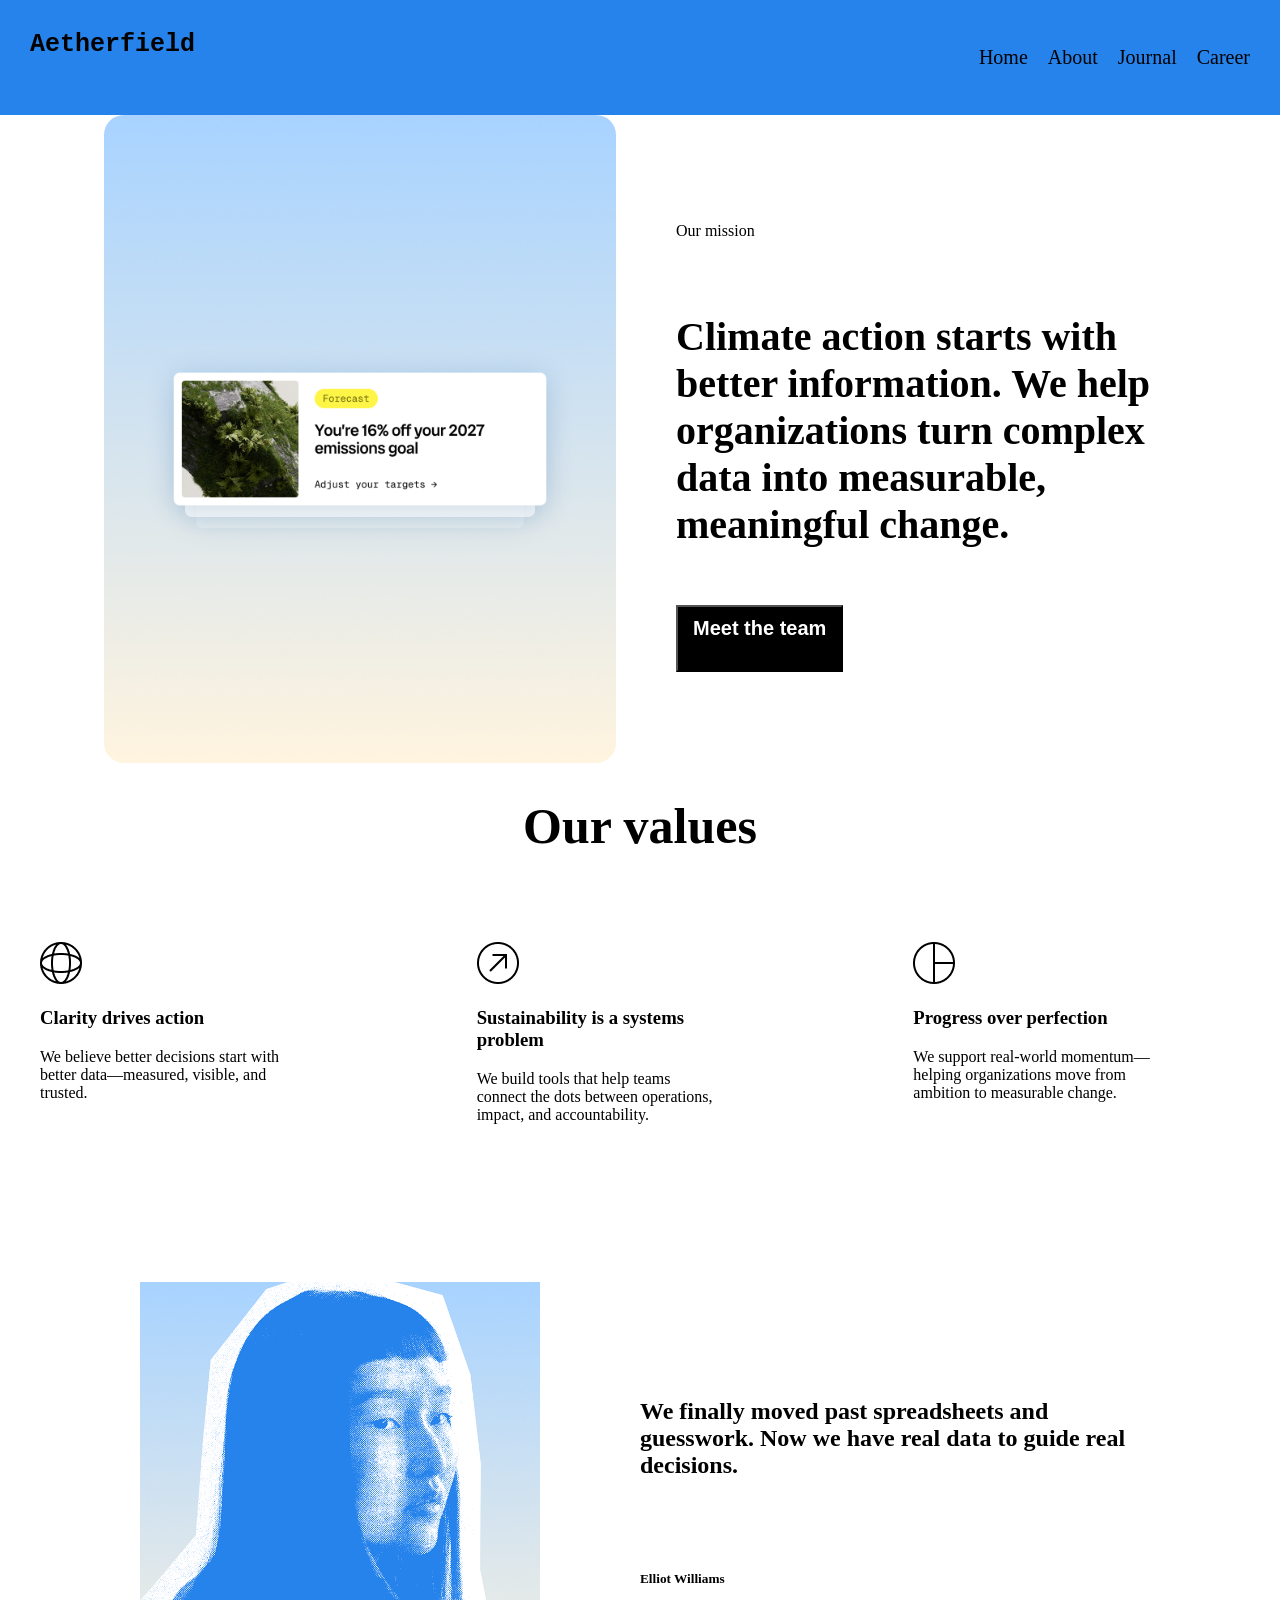
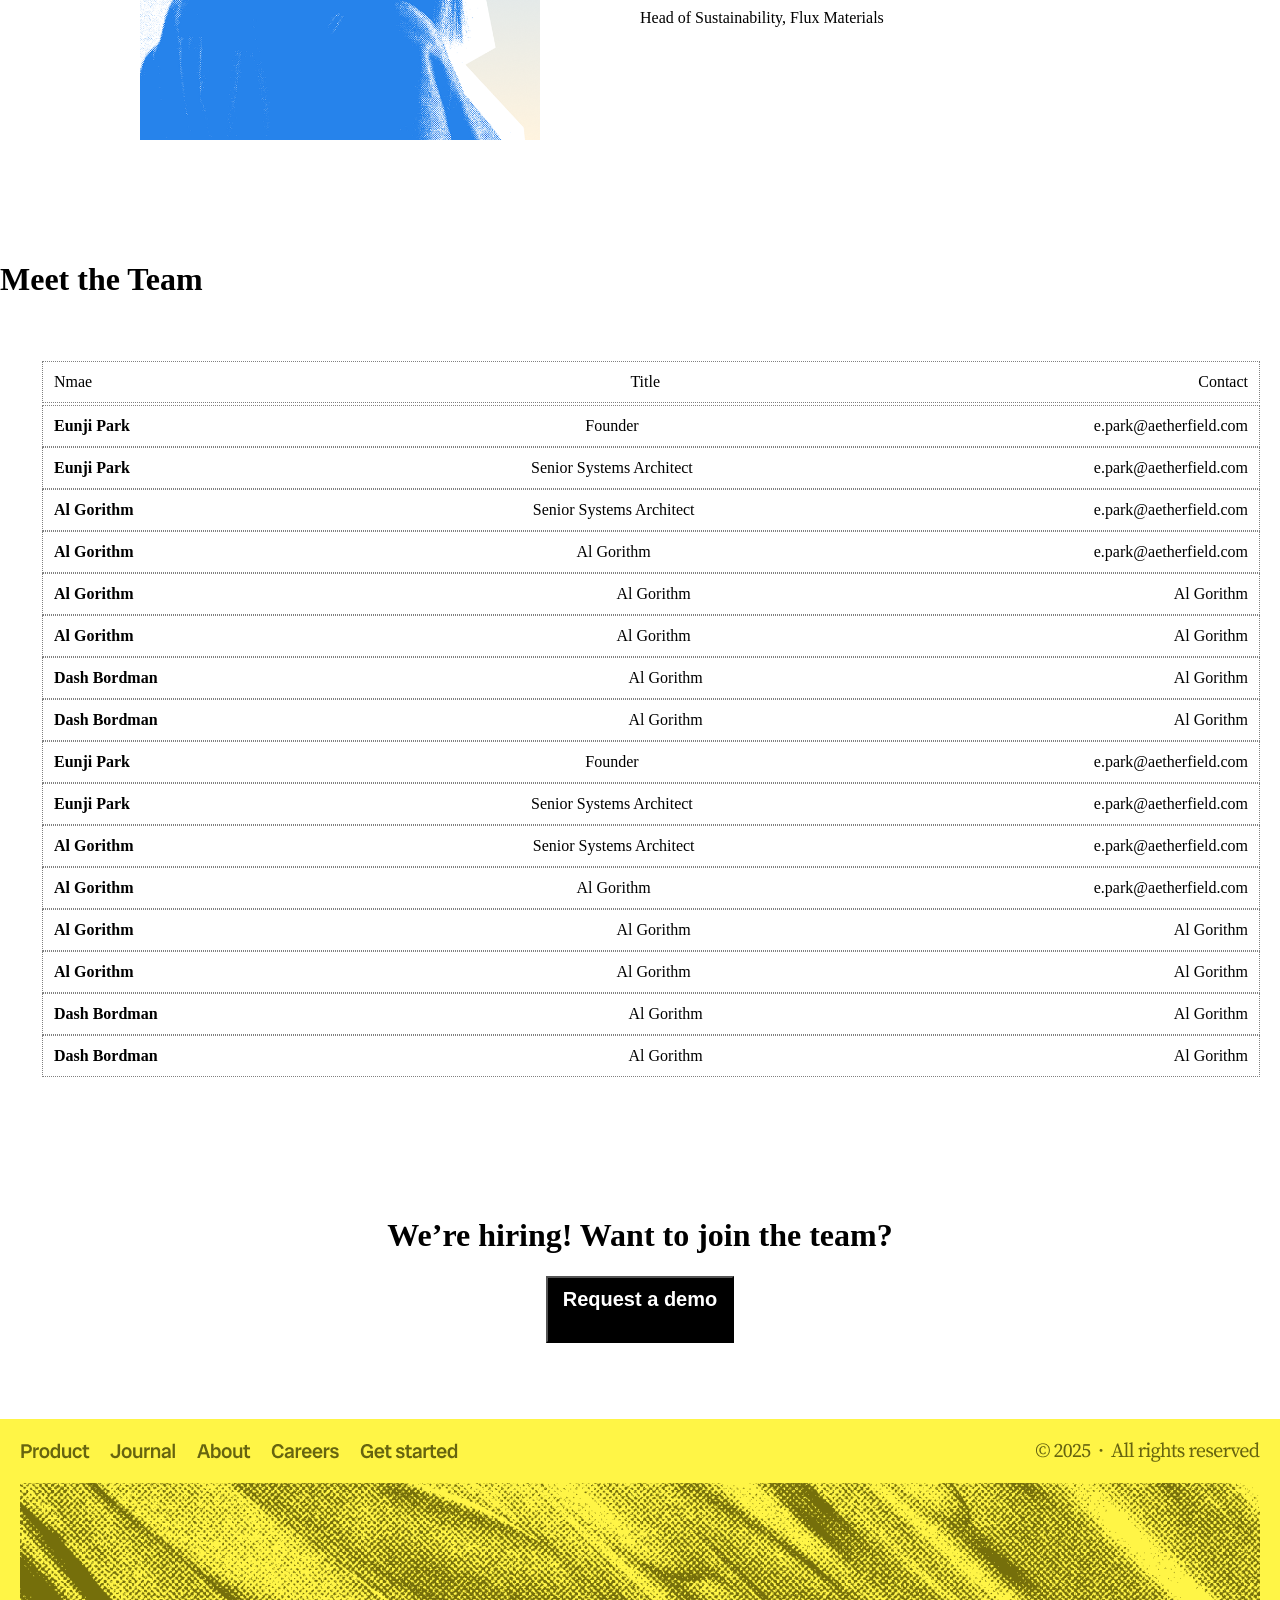
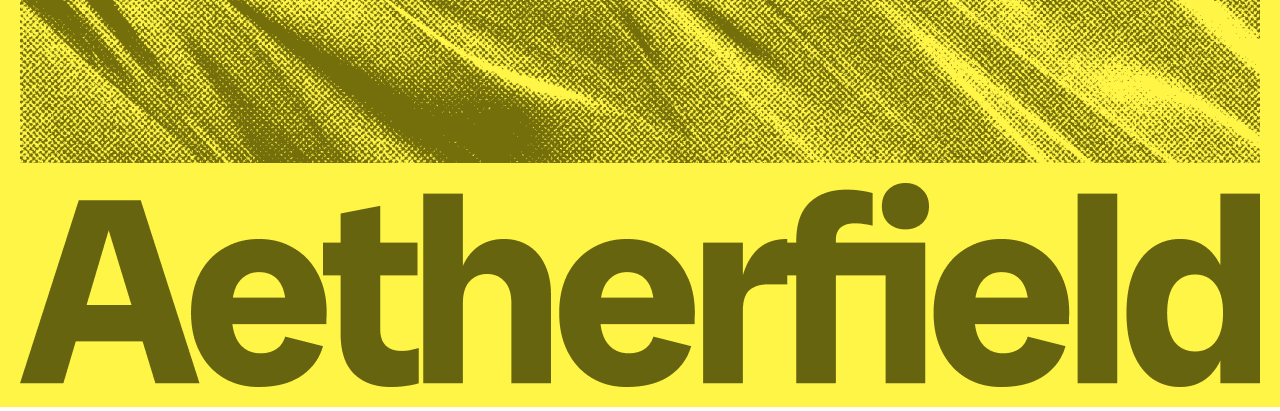
<file: about.html>
<!doctype html>
<html lang="en">
  <head>
    <meta charset="UTF-8" />
    <meta name="viewport" content="width=device-width, initial-scale=1.0" />
    <title>Document</title>
    <link rel="stylesheet" href="style.css" />
    <link rel="stylesheet" href="journal.css" />
  </head>
  <body>
    <header>
  <div class="logo">Aetherfield</div>
  <input type="checkbox" id="menu-toggle" />
  <label for="menu-toggle" class="menu-icon">☰</label>

  <ul>
    <li><a href="index.html">Home</a></li>
    <li><a href="about.html">About</a></li>
    <li><a href="Journal.html">Journal</a></li>
    <li><a href="career.html">Career</a></li>
  </ul>
</header>
    <div class="about-hero">
      <img src="image/Image-9 (2).png" alt="" />
      <div>
        <p>Our mission</p>
        <h1>
          Climate action starts with better information. We help organizations
          turn complex data into measurable, meaningful change.
        </h1>
        <button id="button">Meet the team</button>
      </div>
    </div>
    <h1 id="articles">Our values</h1>
    <div class="us">
      <div>
        <img src="icons/Icon.png" alt="" />
        <h3>Clarity drives action</h3>
        <p>
          We believe better decisions start with better data—measured, visible,
          and trusted.
        </p>
      </div>
      <div>
        <img src="icons/Icon-1.png" alt="" />
        <h3>Sustainability is a systems problem</h3>
        <p>
          We build tools that help teams connect the dots between operations,
          impact, and accountability.
        </p>
      </div>
      <div>
        <img src="icons/Icon-2.png" alt="" />
        <h3>Progress over perfection</h3>
        <p>
          We support real-world momentum—helping organizations move from
          ambition to measurable change.
        </p>
      </div>
    </div>
    <div class="Williams">
      <img src="image/Image-8.png" alt="" />
      <div class="w-text">
        <h2>
          We finally moved past spreadsheets and guesswork. Now we have real
          data to guide real decisions.
        </h2>
        <div>
          <h5>Elliot Williams</h5>
          <p>Head of Sustainability, Flux Materials</p>
        </div>
      </div>
    </div>
    <h1>Meet the Team</h1>
    <table>
      <thead>
        <tr>
          <td>Nmae</td>
          <td>Title</td>
          <td>Contact</td>
        </tr>
      </thead>
      <tbody>
        <tr>
          <th>Eunji Park</th>
          <td>Founder</td>
          <td>e.park@aetherfield.com</td>
        </tr>
        <tr>
          <th>Eunji Park</th>
          <td>Senior Systems Architect</td>
          <td>e.park@aetherfield.com</td>
        </tr>
        <tr>
          <th>Al Gorithm</th>
          <td>Senior Systems Architect</td>
          <td>e.park@aetherfield.com</td>
        </tr>
        <tr>
          <th>Al Gorithm</th>
          <td>Al Gorithm</td>
          <td>e.park@aetherfield.com</td>
        </tr>
        <tr>
          <th>Al Gorithm</th>
          <td>Al Gorithm</td>
          <td>Al Gorithm</td>
        </tr>
        <tr>
          <th>Al Gorithm</th>
          <td>Al Gorithm</td>
          <td>Al Gorithm</td>
        </tr>
        <tr>
          <th>Dash Bordman</th>
          <td>Al Gorithm</td>
          <td>Al Gorithm</td>
        </tr>
        <tr>
          <th>Dash Bordman</th>
          <td>Al Gorithm</td>
          <td>Al Gorithm</td>
        </tr>
        <tr>
          <th>Eunji Park</th>
          <td>Founder</td>
          <td>e.park@aetherfield.com</td>
        </tr>
        <tr>
          <th>Eunji Park</th>
          <td>Senior Systems Architect</td>
          <td>e.park@aetherfield.com</td>
        </tr>
        <tr>
          <th>Al Gorithm</th>
          <td>Senior Systems Architect</td>
          <td>e.park@aetherfield.com</td>
        </tr>
        <tr>
          <th>Al Gorithm</th>
          <td>Al Gorithm</td>
          <td>e.park@aetherfield.com</td>
        </tr>
        <tr>
          <th>Al Gorithm</th>
          <td>Al Gorithm</td>
          <td>Al Gorithm</td>
        </tr>
        <tr>
          <th>Al Gorithm</th>
          <td>Al Gorithm</td>
          <td>Al Gorithm</td>
        </tr>
        <tr>
          <th>Dash Bordman</th>
          <td>Al Gorithm</td>
          <td>Al Gorithm</td>
        </tr>
        <tr>
          <th>Dash Bordman</th>
          <td>Al Gorithm</td>
          <td>Al Gorithm</td>
        </tr>
      </tbody>
    </table>
    <div class="goal">
      <h1>We’re hiring! Want to join the team?</h1>
      <button id="button">Request a demo</button>
    </div>
    <footer>
      <img src="image/Footer.png" alt="" />
    </footer>
  </body>
</html>
</file>
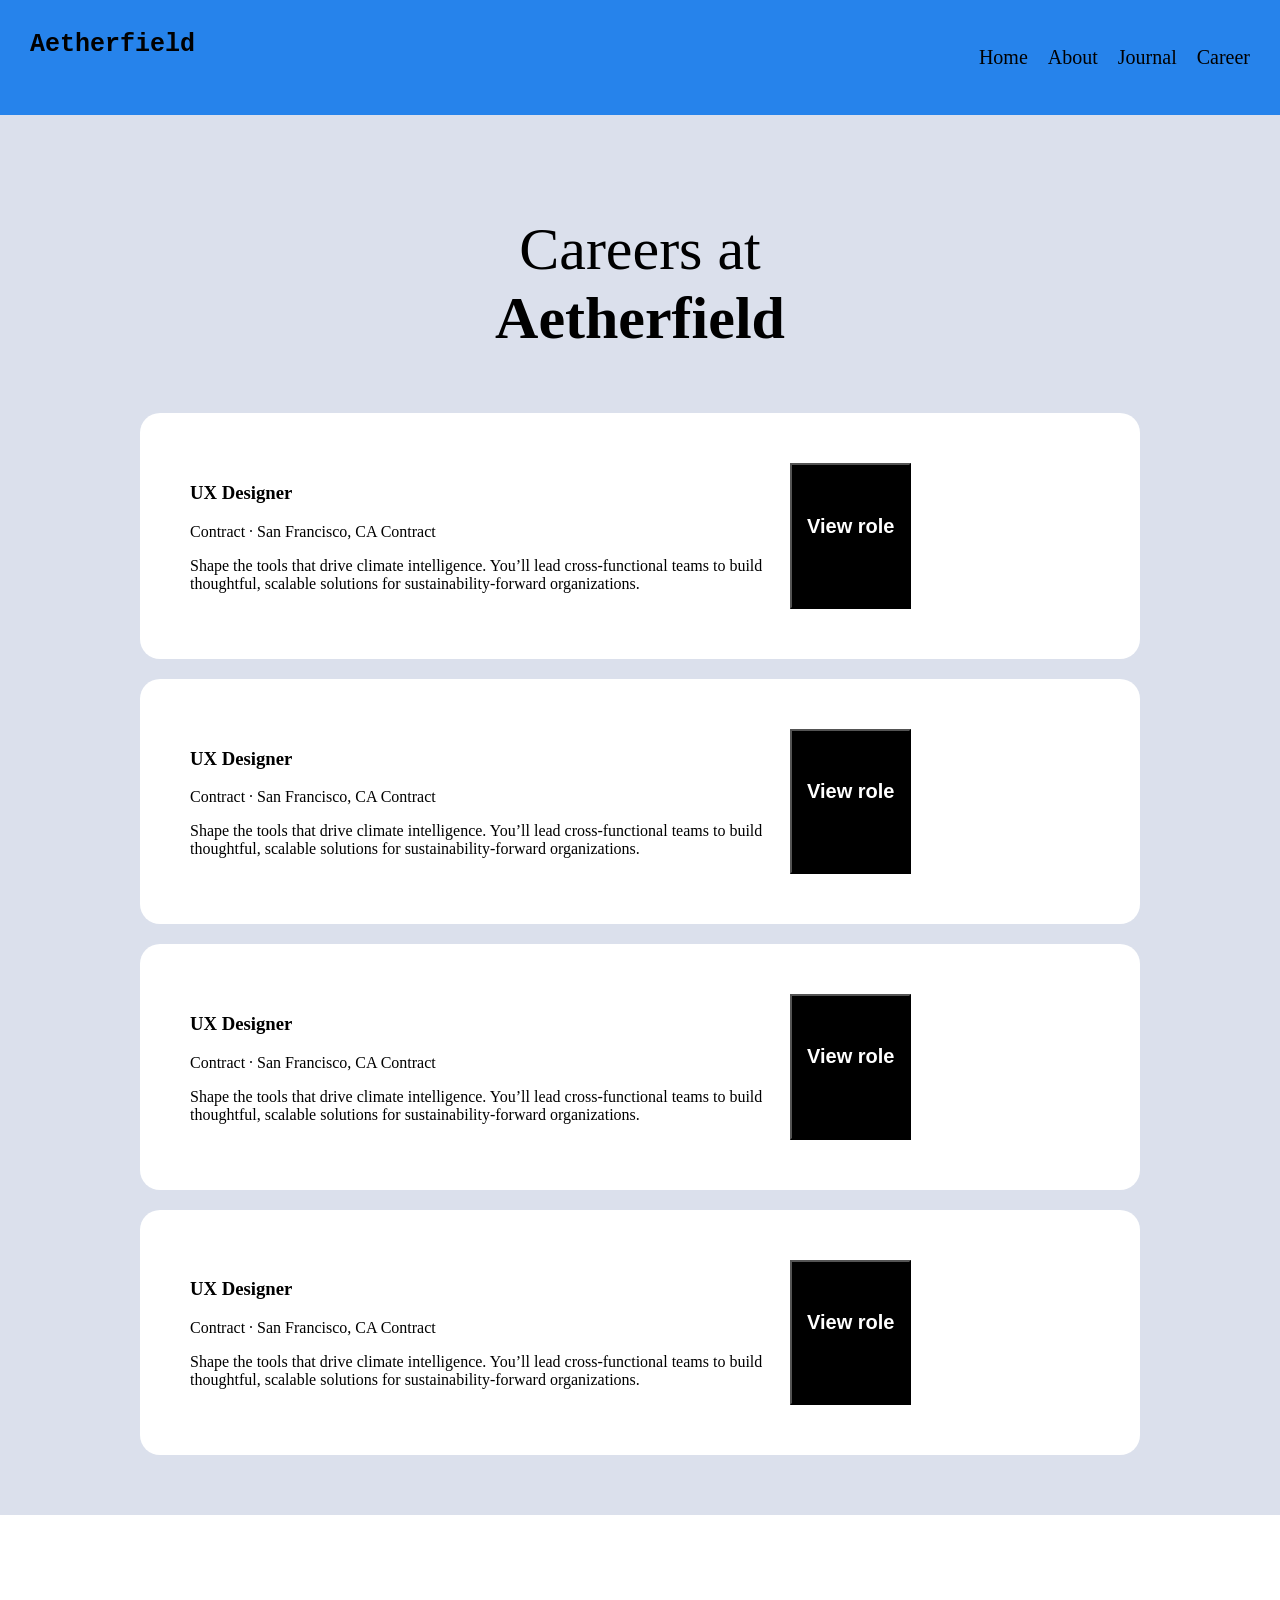
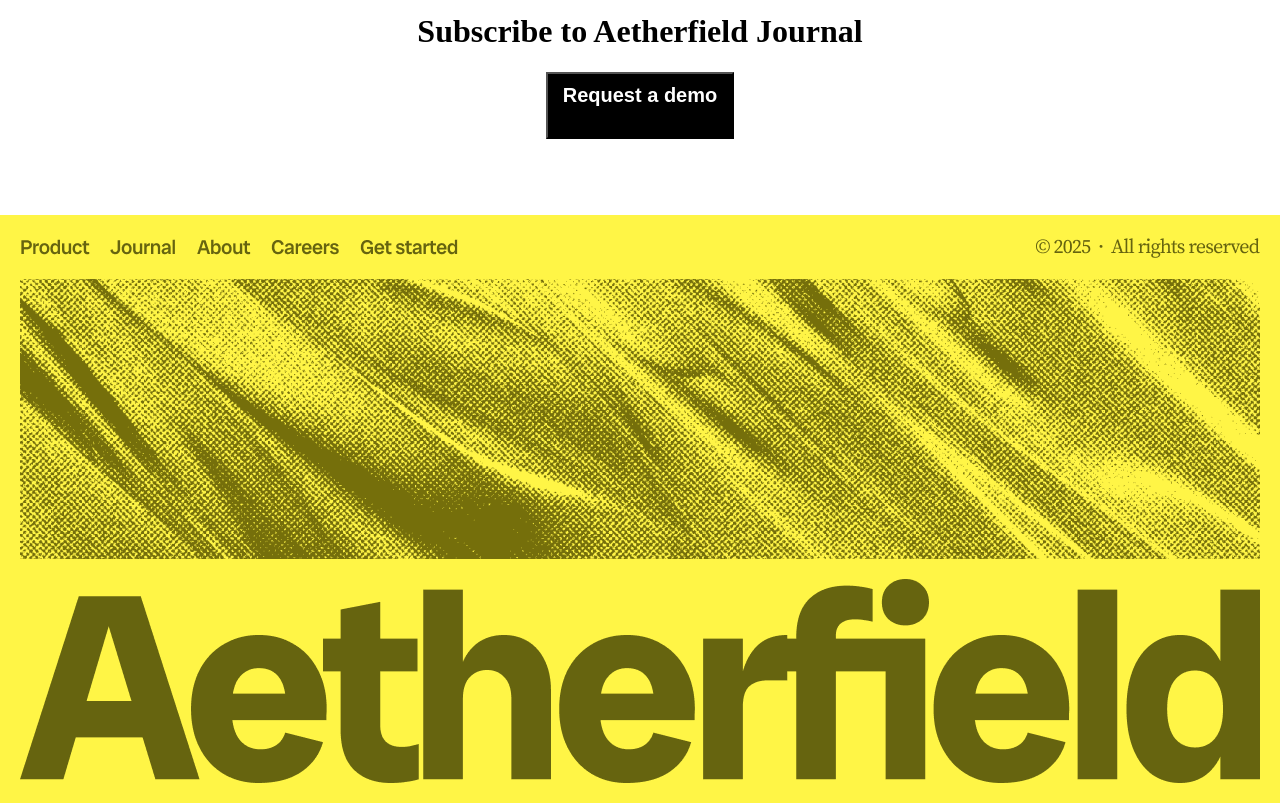
<file: career.html>
<!doctype html>
<html lang="en">
  <head>
    <meta charset="UTF-8" />
    <meta name="viewport" content="width=device-width, initial-scale=1.0" />
    <title>Document</title>
    <link rel="stylesheet" href="style.css" />
    <link rel="stylesheet" href="journal.css" />
  </head>
  <body>
    <header>
      <div class="logo">Aetherfield</div>
      <input type="checkbox" id="menu-toggle" />
      <label for="menu-toggle" class="menu-icon">☰</label>

      <ul>
        <li><a href="index.html">Home</a></li>
        <li><a href="about.html">About</a></li>
        <li><a href="Journal.html">Journal</a></li>
        <li><a href="career.html">Career</a></li>
      </ul>
    </header>
    <div class="career">
      <h1>
        <span style="font-weight: lighter">Careers at</span><br />
        Aetherfield
      </h1>
      <div class="role">
        <div>
          <h3>UX Designer</h3>
          <p>Contract · San Francisco, CA Contract</p>
          <p>
            Shape the tools that drive climate intelligence. You’ll lead
            cross-functional teams to build thoughtful, scalable solutions for
            sustainability-forward organizations.
          </p>
        </div>
        <button id="button">View role</button>
      </div>
      <div class="role">
        <div>
          <h3>UX Designer</h3>
          <p>Contract · San Francisco, CA Contract</p>
          <p>
            Shape the tools that drive climate intelligence. You’ll lead
            cross-functional teams to build thoughtful, scalable solutions for
            sustainability-forward organizations.
          </p>
        </div>
        <button id="button">View role</button>
      </div>
      <div class="role">
        <div>
          <h3>UX Designer</h3>
          <p>Contract · San Francisco, CA Contract</p>
          <p>
            Shape the tools that drive climate intelligence. You’ll lead
            cross-functional teams to build thoughtful, scalable solutions for
            sustainability-forward organizations.
          </p>
        </div>
        <button id="button">View role</button>
      </div>
      <div class="role">
        <div>
          <h3>UX Designer</h3>
          <p>Contract · San Francisco, CA Contract</p>
          <p>
            Shape the tools that drive climate intelligence. You’ll lead
            cross-functional teams to build thoughtful, scalable solutions for
            sustainability-forward organizations.
          </p>
        </div>
        <button id="button">View role</button>
      </div>
    </div>

    <div class="goal">
      <h1>Subscribe to Aetherfield Journal</h1>
      <button id="button">Request a demo</button>
    </div>
    <footer>
      <img src="image/Footer.png" alt="" />
    </footer>
  </body>
</html>
</file>
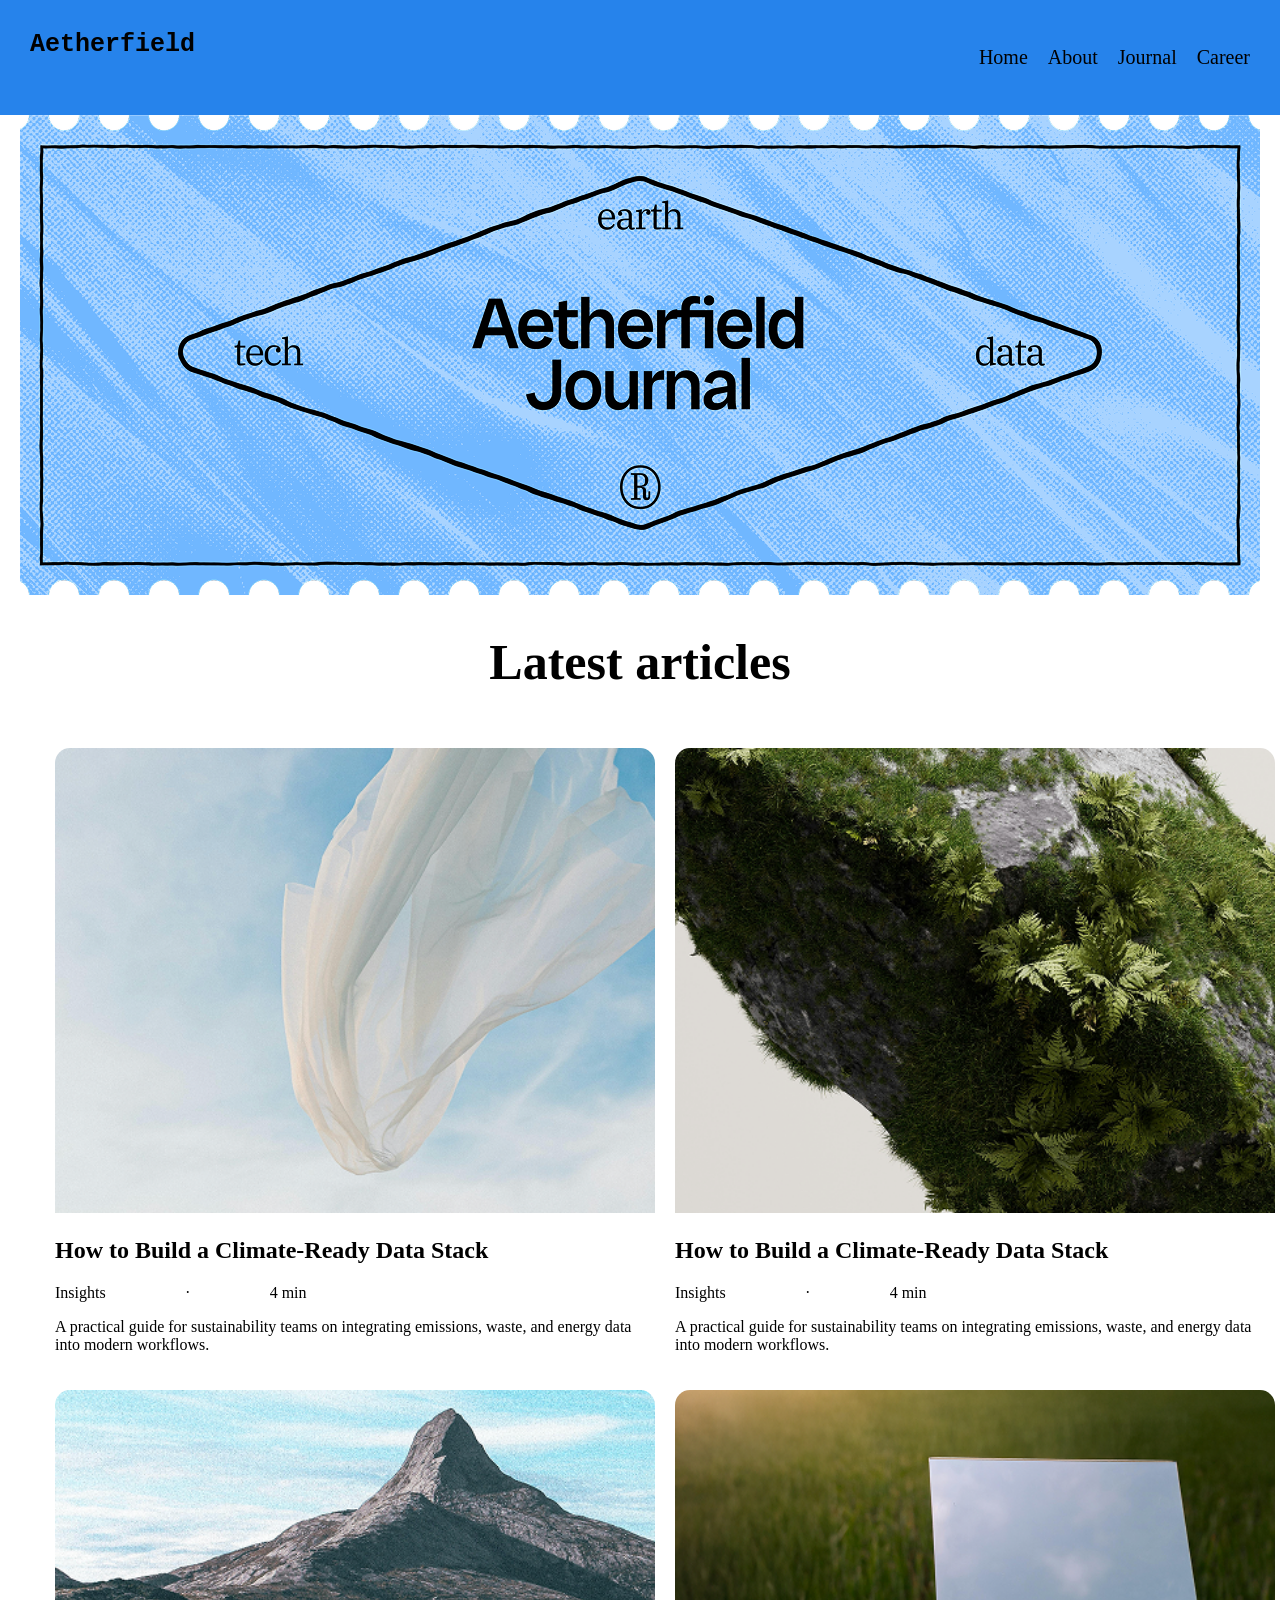
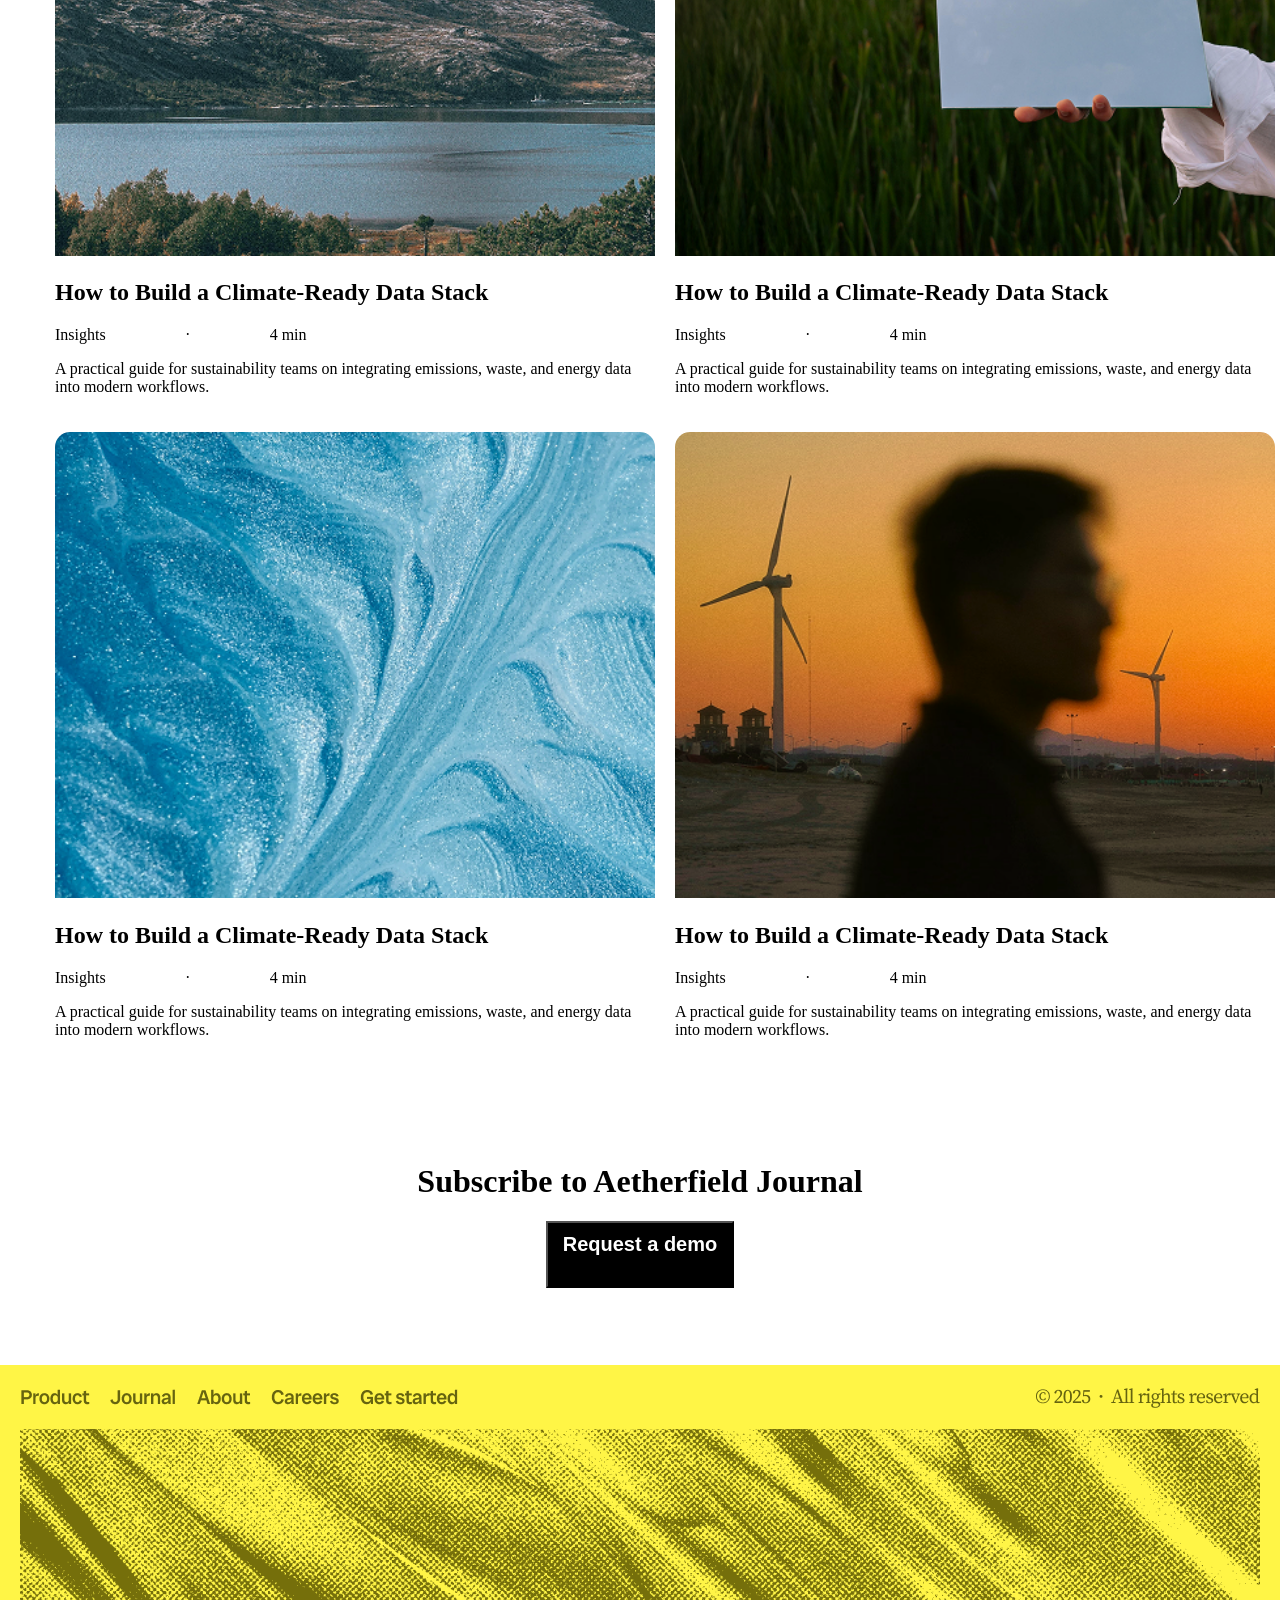
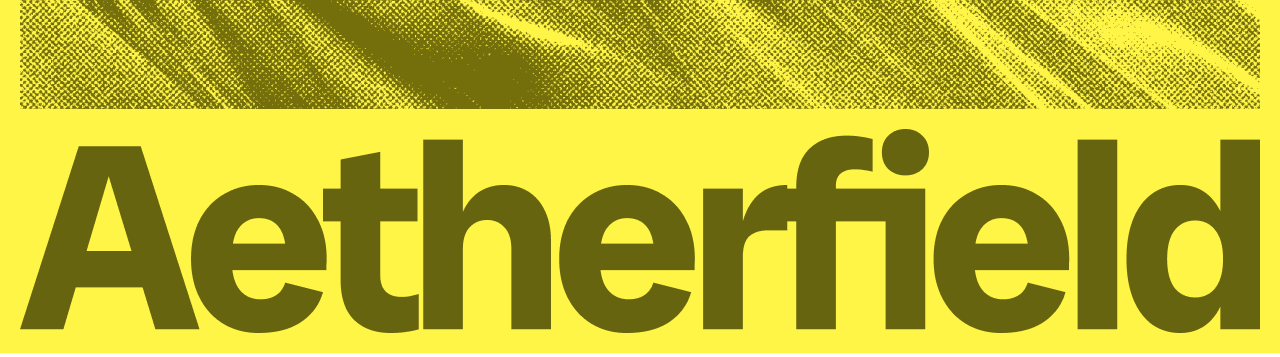
<file: Journal.html>
<!doctype html>
<html lang="en">
  <head>
    <meta charset="UTF-8" />
    <meta name="viewport" content="width=device-width, initial-scale=1.0" />
    <title>Document</title>
    <link rel="stylesheet" href="style.css" />
    <link rel="stylesheet" href="journal.css" />
  </head>
  <body>
    <header>
      <div class="logo">Aetherfield</div>
      <input type="checkbox" id="menu-toggle" />
      <label for="menu-toggle" class="menu-icon">☰</label>

      <ul>
        <li><a href="index.html">Home</a></li>
        <li><a href="about.html">About</a></li>
        <li><a href="Journal.html">Journal</a></li>
        <li><a href="career.html">Career</a></li>
      </ul>
    </header>
    <img id="hero" src="image/Intro section.png" alt="" />
    <h1 id="articles">Latest articles</h1>
    <div class="articles">
      <div>
        <img class="artical-image" src="image/Image15.png" alt="" />
        <h2>How to Build a Climate-Ready Data Stack</h2>
        <p><span>Insights</span> · <span>4 min</span></p>
        <p>
          A practical guide for sustainability teams on integrating emissions,
          waste, and energy data into modern workflows.
        </p>
      </div>
      <div>
        <img class="artical-image" src="image/Image10.png" alt="" />
        <h2>How to Build a Climate-Ready Data Stack</h2>
        <p><span>Insights</span> · <span>4 min</span></p>
        <p>
          A practical guide for sustainability teams on integrating emissions,
          waste, and energy data into modern workflows.
        </p>
      </div>
      <div>
        <img class="artical-image" src="image/Image11.png" alt="" />
        <h2>How to Build a Climate-Ready Data Stack</h2>
        <p><span>Insights</span> · <span>4 min</span></p>
        <p>
          A practical guide for sustainability teams on integrating emissions,
          waste, and energy data into modern workflows.
        </p>
      </div>
      <div>
        <img class="artical-image" src="image/Image12.png" alt="" />
        <h2>How to Build a Climate-Ready Data Stack</h2>
        <p><span>Insights</span> · <span>4 min</span></p>
        <p>
          A practical guide for sustainability teams on integrating emissions,
          waste, and energy data into modern workflows.
        </p>
      </div>
      <div>
        <img class="artical-image" src="image/Image13.png" alt="" />
        <h2>How to Build a Climate-Ready Data Stack</h2>
        <p><span>Insights</span> · <span>4 min</span></p>
        <p>
          A practical guide for sustainability teams on integrating emissions,
          waste, and energy data into modern workflows.
        </p>
      </div>
      <div>
        <img class="artical-image" src="image/Image14.png" alt="" />
        <h2>How to Build a Climate-Ready Data Stack</h2>
        <p><span>Insights</span> · <span>4 min</span></p>
        <p>
          A practical guide for sustainability teams on integrating emissions,
          waste, and energy data into modern workflows.
        </p>
      </div>
    </div>
    <div class="goal">
      <h1>Subscribe to Aetherfield Journal</h1>
      <button id="button">Request a demo</button>
    </div>
    <footer>
      <img src="image/Footer.png" alt="" />
    </footer>
  </body>
</html>
</file>
<file: style.css>
header {
  display: flex;
  justify-content: space-between;
  gap: 20px;
  background-color: #2683eb;
  color: black;
  padding: 30px;
  position: sticky;
  top: 0;
  z-index: 1;
}
.logo {
  font-size: 25px;
  font-weight: bolder;
  font-family: "Courier New", Courier, monospace;
}
ul {
  display: flex;
  color: black;
  gap: 20px;
  list-style: none;
}
li a {
  list-style: none;
  font-size: 20px;
  color: black;
  text-decoration: none;
}
.hero {
  display: flex;
  flex-direction: column;
  justify-content: center;
  background: linear-gradient(to bottom, #2683eb, #66640f);
  height: 60vh;
  padding-bottom: 200px;
}
.hero .text {
  gap: 10px;
  display: flex;
  flex-direction: column;
  align-items: center;
}
.hero h1 {
  font-size: 60px;
  text-align: center;
}
.button {
  display: flex;
  gap: 15px;
}
.button button {
  padding: 7px 15px;
  background-color: black;
  color: white;
}
.hero-image {
  position: relative;
  bottom: 250px;
  margin: auto;
  display: flex;
  justify-content: center;
}
.para-1 {
  font-size: 30px;
  font-weight: bold;
  margin: auto;
  width: 500px;
  margin-bottom: 50px;
}
.energy {
  display: flex;
  gap: 40px;
  width: 100%;
  justify-content: center;
}
.energy-text {
  display: flex;
  flex-direction: column;
  gap: 13px;
}
.energy img {
  width: 800px;
}
#button {
  padding: 10px 15px;
  background-color: black;
  color: white;
  width: fit-content;
  font-size: 20px;
  font-weight: bold;
  height: 4px;
  padding-bottom: 30px;
}
.design {
  background-color: rgb(238, 213, 181);
  height: 90vh;
  display: flex;
  flex-direction: column;
  justify-content: center;
  align-items: center;
}
.us {
  display: flex;
  gap: 30px;
  justify-content: center;
}
.us div {
  width: 360px;
  padding: 40px;
  padding-right: 120px;
  height: 200px;
  background-color: white;
  border-radius: 20px;
}
.design h1 {
  font-size: 60px;

  text-align: center;
}
.study {
  display: flex;
  gap: 30px;
  height: 600px;
  align-items: center;
  justify-content: center;
}
.study div {
  width: 500px;
  background-color: #f6f8fb;
}
.study img {
  width: 600px;
}
.journal {
  display: flex;
  flex-direction: column;
  justify-content: center;
  align-items: center;
  gap: 20px;
  position: relative;
}
.journal h1 {
  font-size: 60px;
  border-bottom: 1px solid gray;
  width: 1050px;
  text-align: center;
  padding-bottom: 15px;
}
.card {
  display: flex;
  gap: 20px;
  border-bottom: 1px solid gray;
  padding: 10px 3px;
}
.card img {
  width: 300px;
}
.card h3 {
  font-size: 40px;
}
p {
  display: flex;
  gap: 80px;
}
.sticker {
  position: absolute;
  top: 90px;
  left: 130px;
}
.Williams {
  display: flex;
  justify-content: center;
  align-items: center;
  gap: 100px;
  padding: 100px 0;
}
.Williams img {
  width: 400px;
}
.Williams .w-text {
  width: 500px;
  display: flex;
  flex-direction: column;
  gap: 50px;
}
.goal {
  display: flex;
  justify-content: center;
  flex-direction: column;
  align-items: center;
  height: 300px;
}
footer img {
  width: 100%;
}
li a {
  position: relative;
}

li a::after {
  content: "";
  position: absolute;
  width: 0;
  height: 2px;
  background: black;
  left: 0;
  bottom: -5px;
  transition: 0.3s;
}

li a:hover::after {
  width: 100%;
}
.button button:hover,
#button:hover {
  transform: scale(1.05);
  cursor: pointer;
}
.us div:hover,
.card:hover,
.role:hover {
  transform: translateY(-8px);
}

.energy img:hover,
.study img:hover,
.Williams img:hover,
.hero-image img:hover {
  transform: scale(1.03);
}
tr:hover {
  background-color: #f5f5f5;
}
.hero,
.energy,
.design,
.study,
.journal,
.Williams,
.goal {
  animation: fadeUp 0.8s ease;
}
@keyframes fadeUp {
  from {
    opacity: 0;
    transform: translateY(20px);
  }
  to {
    opacity: 1;
    transform: translateY(0);
  }
}
@media (max-width: 768px) {

  header {
    flex-direction: row;
    justify-content: space-between;
    padding: 15px 20px;
  }

  ul {
    position: absolute;
    top: 80px;
    left: 0;
    width: 100%;
    background: #2683eb;
    flex-direction: column;
    align-items: center;
    gap: 15px;
    padding: 20px 0;
    display: none;
  }

  ul.active {
    display: flex;
  }

  /* hamburger icon */
  .menu-toggle {
    display: block;
    font-size: 25px;
    cursor: pointer;
  }

  .hero {
    height: auto;
    padding: 40px 15px;
  }

  .hero h1 {
    font-size: 32px;
  }

  .hero-image {
    position: static;
    margin-top: 20px;
  }

  .hero-image img {
    width: 100%;
  }

  .para-1 {
    width: 100%;
    font-size: 18px;
    padding: 0 10px;
    text-align: center;
  }

  .energy {
    flex-direction: column;
    gap: 20px;
  }

  .energy img {
    width: 100%;
  }

  .design {
    height: auto;
    padding: 40px 15px;
  }

  .us {
    flex-direction: column;
    gap: 20px;
  }

  .us div {
    width: 100%;
    padding: 20px;
    height: auto;
  }

  .study {
    flex-direction: column;
    height: auto;
    gap: 20px;
  }

  .study div {
    width: 100%;
  }

  .study img {
    width: 100%;
  }

  .journal h1 {
    width: 100%;
    font-size: 32px;
  }

  .card {
    flex-direction: column;
  }

  .card img {
    width: 100%;
  }

  .Williams {
    flex-direction: column;
    gap: 30px;
    padding: 40px 15px;
    text-align: center;
  }

  .Williams img {
    width: 100%;
  }

  .Williams .w-text {
    width: 100%;
  }

  p {
    flex-direction: column;
    gap: 10px;
  }

  .sticker {
    position: static;
  }

}
body {
  margin: 0;
  padding: 0;
}

.hero {
  padding-bottom: 80px; 
}

#button {
  height: auto; 
}

.menu-icon {
  display: none;
  font-size: 28px;
  cursor: pointer;
}

#menu-toggle {
  display: none;
}

@media (max-width: 768px) {

  header {
    padding: 15px 20px;
  }

  .menu-icon {
    display: block;
  }

  ul {
    position: absolute;
    top: 40px;
    left: 0;
    width: 100%;
    background: #2683eb;
    flex-direction: column;
    align-items: center;
    gap: 15px;
    padding: 20px 0;
    display: none;
  }
  #menu-toggle:checked + .menu-icon + ul {
    display: flex;
  }
  .hero h1 {
    font-size: 32px;
  }

  .design h1,
  .journal h1 {
    font-size: 32px;
    width: 100%;
  }

  .card h3 {
    font-size: 24px;
  }

  .para-1 {
    font-size: 18px;
    width: 100%;
    padding: 0 10px;
  }

  .logo {
    font-size: 20px;
  }

  li a {
    font-size: 18px;
  }

  .energy img,
  .study img,
  .Williams img {
    width: 100%;
  }

  .study div,
  .Williams .w-text {
    width: 100%;
  }

  .energy,
  .study,
  .Williams {
    flex-direction: column;
    gap: 20px;
  }
  .design {
    height: auto;
    padding: 40px 15px;
  }

  .study {
    height: auto;
  }

  .goal {
    height: auto;
    padding: 30px 10px;
  }

  .card {
    flex-direction: column;
  }

  .card img {
    width: 100%;
  }

  p {
    flex-direction: column;
    gap: 10px;
  }

}
</file>
<file: journal.css>
* {
  transition: all 0.3s ease;
}

#hero {
  width: 100%;
  animation: fadeIn 1s ease-in-out;
}

#articles {
  text-align: center;
  font-size: 50px;
  position: relative;
}

#articles::after {
  content: "";
  width: 0;
  height: 4px;
  background: #4CAF50;
  display: block;
  margin: 10px auto;
  transition: 0.4s;
}

#articles:hover::after {
  width: 120px;
}

.articles {
  display: grid;
  grid-template-columns: 1fr 1fr;
  justify-content: center;
  align-items: center;
  margin-left: 50px;
  gap: 20px;
  padding: 10px 60px;
}

.articles div {
  width: 600px;
  border-radius: 15px;
  overflow: hidden;
}

.articles div:hover {
  transform: translateY(-10px);
  box-shadow: 0 15px 25px rgba(0,0,0,0.2);
}

.artical-image {
  width: 800px;
  transition: 0.5s;
}

.articles div:hover .artical-image {
  transform: scale(1.05);
}

.about-hero {
  display: flex;
  justify-content: center;
  gap: 60px;
  align-items: center;
}

.about-hero img {
  width: 40%;
  border-radius: 20px;
}

.about-hero img:hover {
  transform: scale(1.05) rotate(1deg);
}

.about-hero div {
  width: 500px;
  display: flex;
  flex-direction: column;
  gap: 30px;
  animation: fadeUp 1s ease;
}

.about-hero h1 {
  font-size: 40px;
}

table {
  width: 100%;
  padding: 40px;
}

tr {
  border: 1px dotted gray;
  display: flex;
  text-align: start;
  width: 100%;
  justify-content: space-between;
  padding: 10px;
}

tr:hover {
  background-color: #f5f7fb;
  transform: scale(1.01);
}

td {
  display: flex;
  justify-content: start;
  text-align: justify;
}

.career {
  background-color: #DBE0EC;
  display: flex;
  flex-direction: column;
  align-items: center;
  padding: 60px;
  gap: 20px;
  justify-content: center;
}

.career h1 {
  font-size: 60px;
  text-align: center;
}

.role {
  display: flex;
  width: 900px;
  background-color: white;
  padding: 50px;
  border-radius: 20px;
  transition: 0.4s;
}

.role:hover {
  transform: translateY(-10px) scale(1.02);
  box-shadow: 0 20px 40px rgba(0,0,0,0.2);
}

.role div {
  width: 600px;
}


@keyframes fadeIn {
  from {
    opacity: 0;
  }
  to {
    opacity: 1;
  }
}

@keyframes fadeUp {
  from {
    opacity: 0;
    transform: translateY(40px);
  }
  to {
    opacity: 1;
    transform: translateY(0);
  }
}
@media (max-width: 768px) {

  #articles {
    font-size: 30px;
  }

  .articles {
    grid-template-columns: 1fr;
    margin-left: 0;
    padding: 10px 20px;
    gap: 20px;
  }

  .articles div {
    width: 100%;
  }

  .artical-image {
    width: 100%;
  }

  .about-hero {
    flex-direction: column;
    gap: 20px;
    text-align: center;
  }

  .about-hero img {
    width: 100%;
  }

  .about-hero div {
    width: 100%;
    gap: 15px;
  }

  .about-hero h1 {
    font-size: 28px;
  }

  table {
    padding: 20px 10px;
  }

  tr {
    flex-direction: column;
    gap: 10px;
  }

  td {
    width: 100%;
  }

  .career {
    padding: 40px 15px;
  }

  .career h1 {
    font-size: 32px;
  }

  .role {
    flex-direction: column;
    width: 100%;
    padding: 20px;
  }

  .role div {
    width: 100%;
  }

}
</file>
